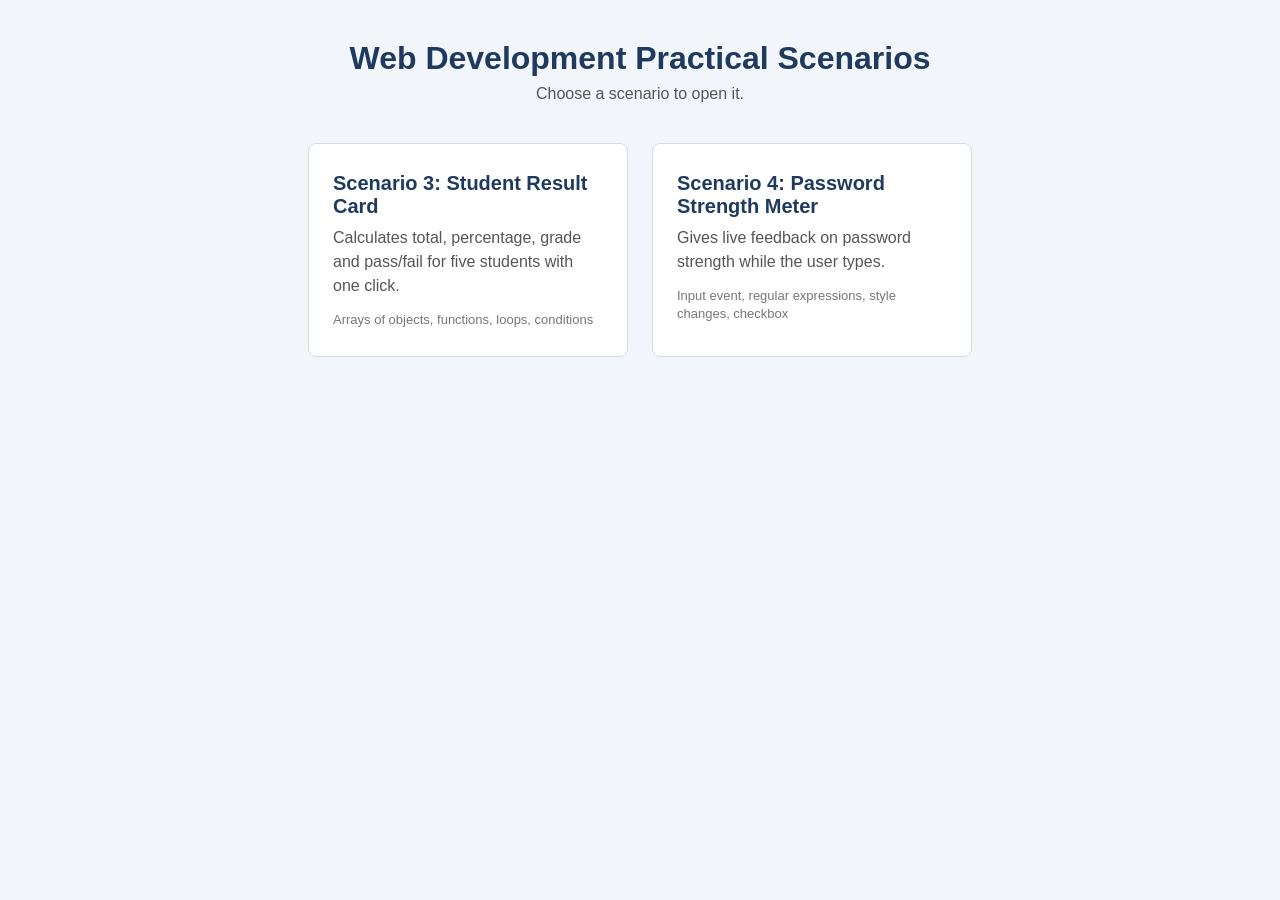
<file: index.html>
<!DOCTYPE html>
<html lang="en">
<head>
  <meta charset="UTF-8">
  <meta name="viewport" content="width=device-width, initial-scale=1.0">
  <title>Web Development Practical Scenarios</title>
  <style>
    * { box-sizing: border-box; }
    body {
      margin: 0;
      font-family: Arial, Helvetica, sans-serif;
      background: #f2f5f9;
      color: #222;
    }
    header { text-align: center; padding: 40px 16px 10px; }
    header h1 { margin: 0 0 8px; color: #1f3a5f; }
    header p { margin: 0; color: #555; }
    .cards {
      display: flex;
      flex-wrap: wrap;
      justify-content: center;
      gap: 24px;
      padding: 30px 16px;
    }
    .card {
      display: block;
      width: 320px;
      padding: 28px 24px;
      background: #fff;
      border: 1px solid #d5dce6;
      border-radius: 8px;
      text-decoration: none;
      color: inherit;
    }
    .card:hover, .card:focus { border-color: #1f3a5f; box-shadow: 0 4px 12px rgba(31,58,95,.15); }
    .card h2 { margin: 0 0 8px; color: #1f3a5f; font-size: 20px; }
    .card p { margin: 0 0 12px; color: #555; line-height: 1.5; }
    .card .concepts { font-size: 13px; color: #777; }
  </style>
</head>
<body>
  <header>
    <h1>Web Development Practical Scenarios</h1>
    <p>Choose a scenario to open it.</p>
  </header>

  <main class="cards">
    <a class="card" href="student-result/index.html">
      <h2>Scenario 3: Student Result Card</h2>
      <p>Calculates total, percentage, grade and pass/fail for five students with one click.</p>
      <span class="concepts">Arrays of objects, functions, loops, conditions</span>
    </a>

    <a class="card" href="password-strength/index.html">
      <h2>Scenario 4: Password Strength Meter</h2>
      <p>Gives live feedback on password strength while the user types.</p>
      <span class="concepts">Input event, regular expressions, style changes, checkbox</span>
    </a>
  </main>
</body>
</html>
</file>
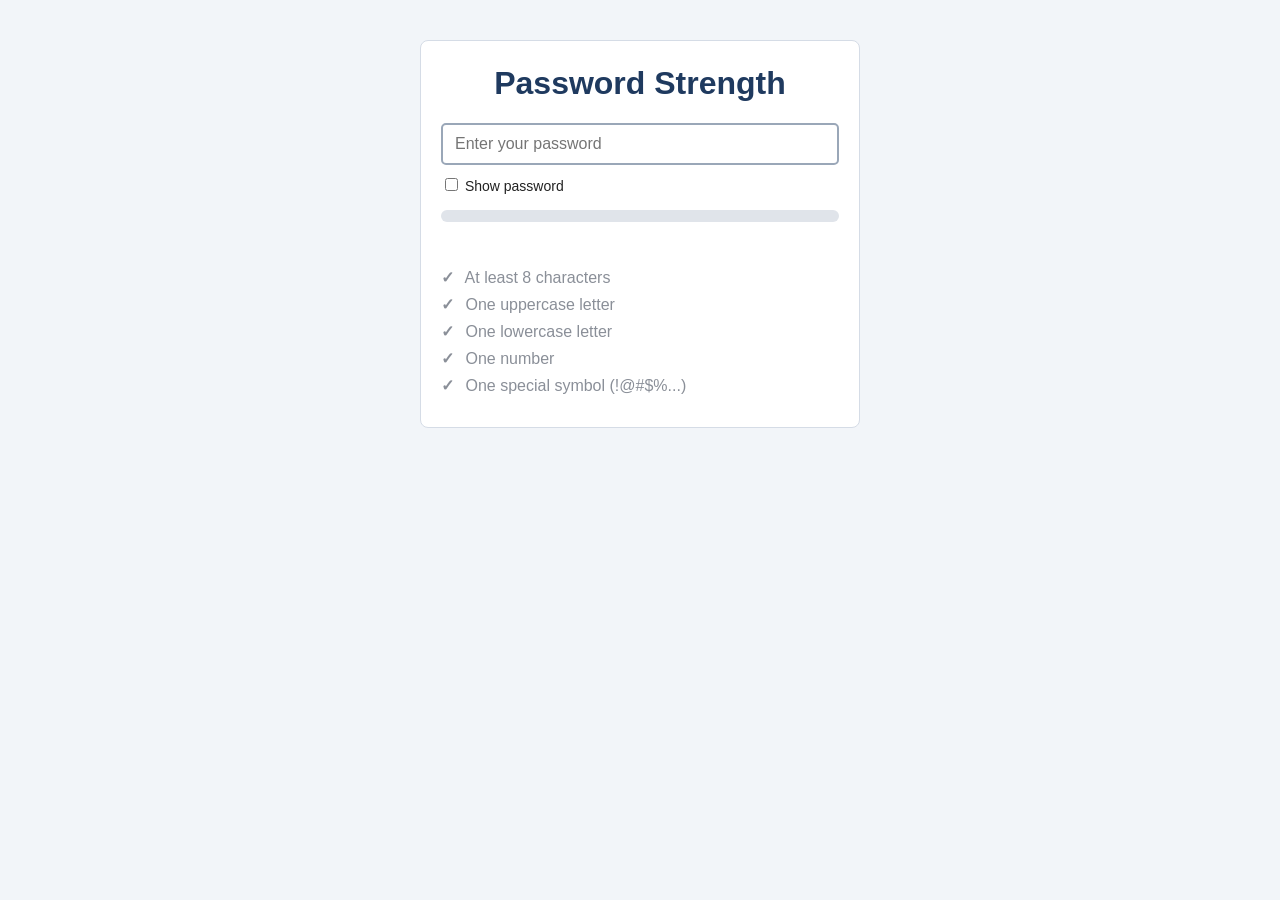
<file: password-strength/index.html>
<!DOCTYPE html>
<html lang="en">
<head>
  <meta charset="UTF-8">
  <meta name="viewport" content="width=device-width, initial-scale=1.0">
  <title>Password Strength Meter</title>
  <link rel="stylesheet" href="style.css">
</head>
<body>
  <div class="container">
    <h1>Password Strength</h1>

    <input type="password" id="passwordInput" placeholder="Enter your password" autocomplete="off">

    <label class="show-password">
      <input type="checkbox" id="showPassword"> Show password
    </label>

    <!-- Strength bar: the inner div's width and colour change with the score -->
    <div class="bar-background">
      <div id="strengthBar" class="bar-fill"></div>
    </div>
    <p id="strengthLabel" class="strength-label"></p>

    <ul class="rules">
      <li id="ruleLength"><span class="tick">&#10003;</span> At least 8 characters</li>
      <li id="ruleUpper"><span class="tick">&#10003;</span> One uppercase letter</li>
      <li id="ruleLower"><span class="tick">&#10003;</span> One lowercase letter</li>
      <li id="ruleNumber"><span class="tick">&#10003;</span> One number</li>
      <li id="ruleSymbol"><span class="tick">&#10003;</span> One special symbol (!@#$%...)</li>
    </ul>
  </div>

  <script src="script.js"></script>
</body>
</html>
</file>
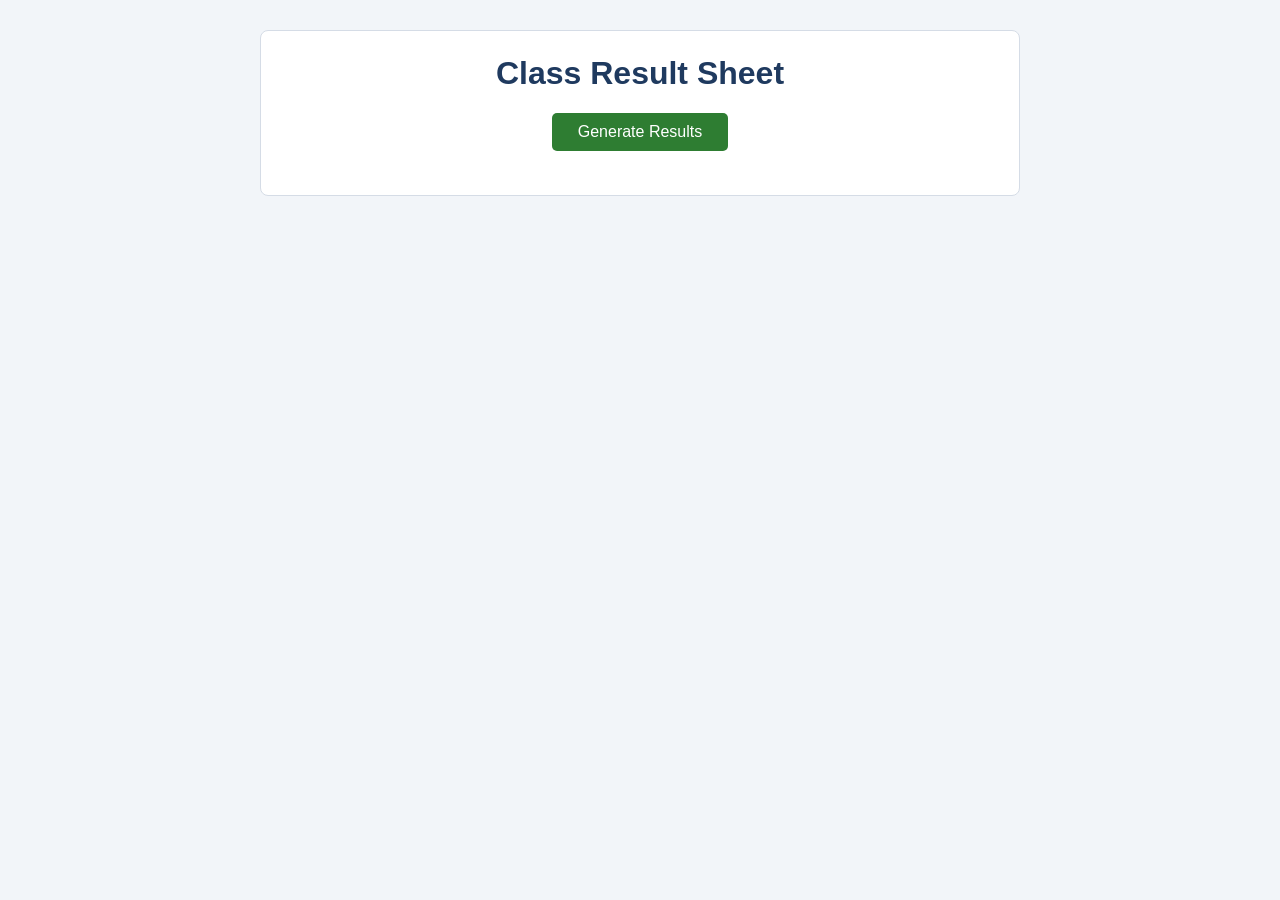
<file: student-result/index.html>
<!DOCTYPE html>
<html lang="en">
<head>
  <meta charset="UTF-8">
  <meta name="viewport" content="width=device-width, initial-scale=1.0">
  <title>Student Result Card</title>
  <link rel="stylesheet" href="style.css">
</head>
<body>
  <div class="container">
    <h1>Class Result Sheet</h1>

    <div class="button-area">
      <button id="generateBtn">Generate Results</button>
    </div>

    <!-- The table is hidden until the button is clicked -->
    <div id="resultArea" class="hidden">
      <div class="table-wrapper">
        <table>
          <thead>
            <tr>
              <th>Name</th>
              <th>Total (/300)</th>
              <th>Percentage</th>
              <th>Grade</th>
              <th>Result</th>
            </tr>
          </thead>
          <tbody id="resultBody"></tbody>
        </table>
      </div>

      <div class="summary">
        <p><strong>Topper:</strong> <span id="topperText"></span></p>
        <p><strong>Class average:</strong> <span id="averageText"></span></p>
        <p><strong>Passed:</strong> <span id="passedText"></span></p>
      </div>
    </div>
  </div>

  <script src="script.js"></script>
</body>
</html>
</file>
<file: password-strength/style.css>
* { box-sizing: border-box; }

body {
  margin: 0;
  font-family: Arial, Helvetica, sans-serif;
  background: #f2f5f9;
  color: #222;
}

.container {
  max-width: 440px;
  margin: 40px auto;
  padding: 24px 20px;
  background: #ffffff;
  border: 1px solid #d5dce6;
  border-radius: 8px;
}

h1 { text-align: center; color: #1f3a5f; margin-top: 0; }

#passwordInput {
  width: 100%;
  padding: 10px 12px;
  font-size: 16px;
  border: 2px solid #9aa7b8;
  border-radius: 5px;
}
#passwordInput:focus { outline: none; border-color: #1f3a5f; }

.show-password {
  display: block;
  margin: 10px 0 16px;
  font-size: 14px;
  cursor: pointer;
}

/* Grey track of the strength bar */
.bar-background {
  width: 100%;
  height: 12px;
  background: #e0e4ea;
  border-radius: 6px;
  overflow: hidden;
}

/* Coloured part of the bar. JavaScript changes width and background */
.bar-fill {
  width: 0;
  height: 100%;
  background: #e0e4ea;
  transition: width 0.25s, background 0.25s;
}

.strength-label {
  min-height: 24px;      /* keeps the layout steady when the label is empty */
  margin: 8px 0 14px;
  font-weight: bold;
}

.rules { list-style: none; padding: 0; margin: 0; }

.rules li {
  margin: 8px 0;
  color: #8a8f98;        /* grey = rule not satisfied */
}

.rules .tick { display: inline-block; width: 20px; font-weight: bold; }

/* Added by JavaScript when a rule is satisfied */
.rules li.valid { color: #2e7d32; }  /* green tick and text */
</file>
<file: student-result/style.css>
* { box-sizing: border-box; }

body {
  margin: 0;
  font-family: Arial, Helvetica, sans-serif;
  background: #f2f5f9;
  color: #222;
}

.container {
  max-width: 760px;
  margin: 30px auto;
  padding: 24px 16px;
  background: #ffffff;
  border: 1px solid #d5dce6;
  border-radius: 8px;
}

h1 {
  text-align: center;
  color: #1f3a5f;
  margin-top: 0;
}

.button-area { text-align: center; margin-bottom: 20px; }

button {
  padding: 10px 26px;
  font-size: 16px;
  color: #ffffff;
  background: #2e7d32;
  border: none;
  border-radius: 5px;
  cursor: pointer;
}
button:hover { background: #1b5e20; }

.hidden { display: none; }

/* Lets the table scroll sideways on very small screens */
.table-wrapper { overflow-x: auto; }

table {
  width: 100%;
  border-collapse: collapse;
  text-align: center;
}

th, td {
  padding: 10px 8px;
  border: 1px solid #cfd6df;
}

th { background: #1f3a5f; color: #ffffff; }

tbody tr:nth-child(even) { background: #f7f9fc; }

/* Failed students are highlighted in red */
tr.fail td {
  background: #ffe0e0;
  color: #b71c1c;
  font-weight: bold;
}

.summary {
  margin-top: 20px;
  padding: 12px 16px;
  background: #f2f5f9;
  border-left: 4px solid #1f3a5f;
}
.summary p { margin: 6px 0; }
</file>
